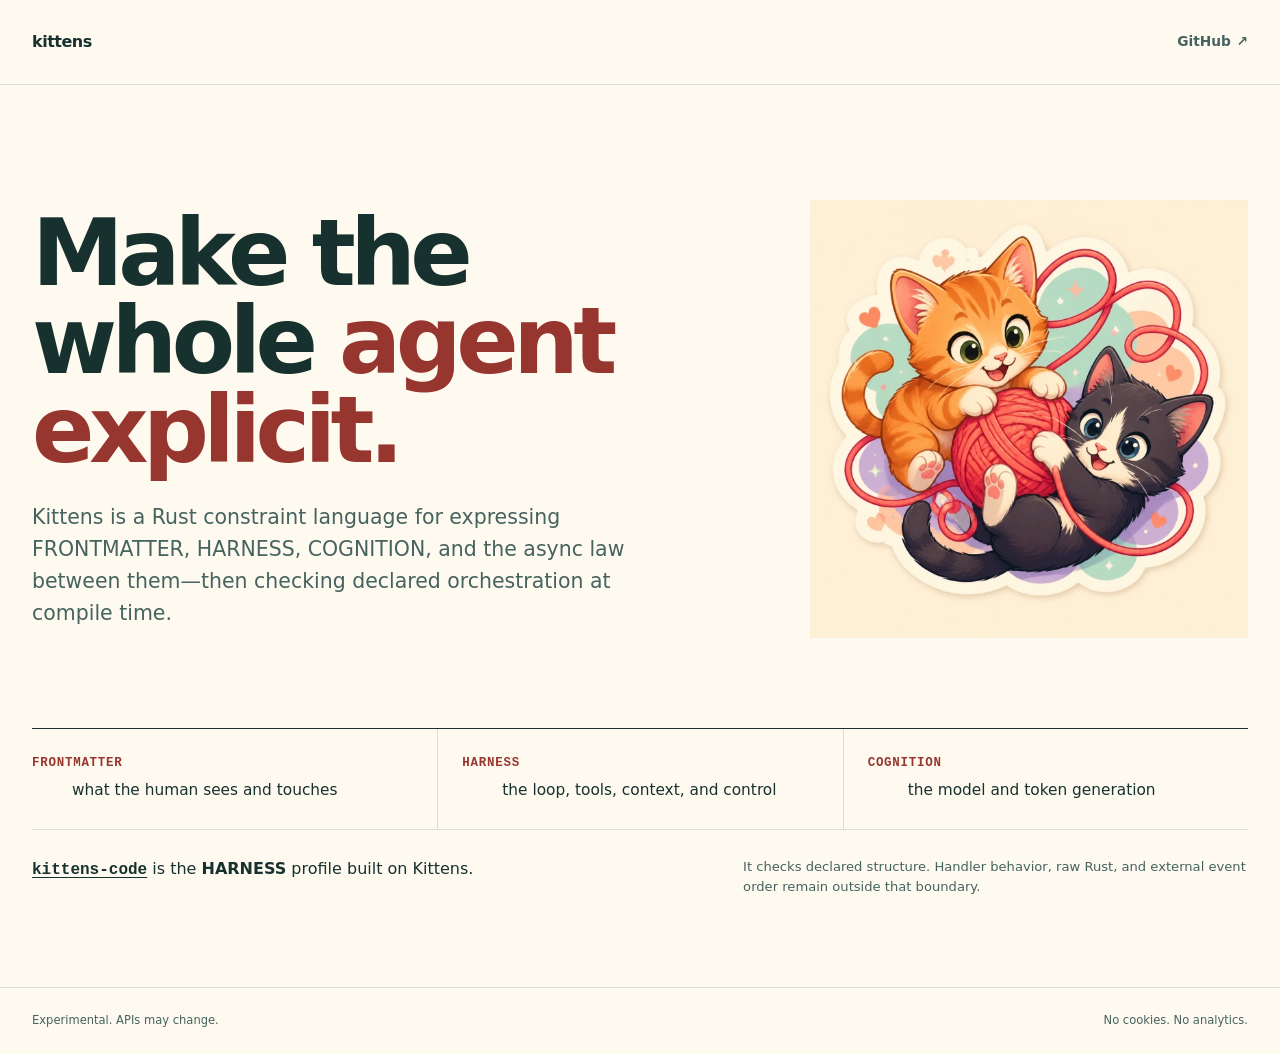
<file: index.html>
<!DOCTYPE html>
<html lang="en">
  <head>
    <meta charset="utf-8">
    <meta name="viewport" content="width=device-width, initial-scale=1">
    <meta name="theme-color" content="#fffaf0">
    <meta name="color-scheme" content="light">
    <meta
      name="description"
      content="Kittens is a Rust constraint language for making the whole agent—FRONTMATTER, HARNESS, and COGNITION—explicit."
    >
    <meta name="robots" content="index,follow,max-image-preview:large">
    <link rel="canonical" href="https://gonzih.github.io/kittens-rs/">

    <meta property="og:type" content="website">
    <meta property="og:site_name" content="Kittens">
    <meta property="og:title" content="Kittens — Make the whole agent explicit.">
    <meta
      property="og:description"
      content="A Rust constraint language for FRONTMATTER, HARNESS, COGNITION, and the async law between them."
    >
    <meta property="og:url" content="https://gonzih.github.io/kittens-rs/">
    <meta
      property="og:image"
      content="https://gonzih.github.io/kittens-rs/assets/kittens-social-card.png"
    >
    <meta
      property="og:image:alt"
      content="Kittens: Make the whole agent explicit, with two kittens and a ball of yarn"
    >
    <meta name="twitter:card" content="summary_large_image">
    <meta name="twitter:title" content="Kittens — Make the whole agent explicit.">
    <meta
      name="twitter:description"
      content="FRONTMATTER. HARNESS. COGNITION. One Rust constraint language."
    >
    <meta
      name="twitter:image"
      content="https://gonzih.github.io/kittens-rs/assets/kittens-social-card.png"
    >

    <link rel="icon" type="image/webp" href="assets/kittens-logo.webp">
    <link rel="apple-touch-icon" href="assets/apple-touch-icon.png">
    <link rel="manifest" href="site.webmanifest">
    <link
      rel="preload"
      href="assets/kittens-logo.webp"
      as="image"
      type="image/webp"
      fetchpriority="high"
    >
    <link rel="stylesheet" href="styles.css">

    <title>Kittens — Make the whole agent explicit.</title>
  </head>
  <body>
    <a class="skip-link" href="#main-content">Skip to content</a>

    <header class="site-header">
      <nav class="nav shell" aria-label="Primary navigation">
        <a class="brand" href="#top">kittens</a>
        <a class="nav__github" href="https://github.com/Gonzih/kittens-rs">
          GitHub <span aria-hidden="true">↗</span>
        </a>
      </nav>
    </header>

    <main id="main-content">
      <section class="hero shell" id="top" aria-labelledby="hero-title">
        <div class="hero__copy">
          <h1 id="hero-title">Make the whole <span>agent explicit.</span></h1>
          <p>
            Kittens is a Rust constraint language for expressing FRONTMATTER, HARNESS,
            COGNITION, and the async law between them—then checking declared orchestration at
            compile time.
          </p>
        </div>

        <div class="hero-art">
          <img
            src="assets/kittens-logo.webp"
            width="640"
            height="640"
            alt="An orange tabby and a tuxedo kitten play around a coral ball of yarn"
            fetchpriority="high"
            decoding="async"
          >
        </div>

        <div class="system">
          <dl class="layers">
            <div class="layer">
              <dt>FRONTMATTER</dt>
              <dd>what the human sees and touches</dd>
            </div>
            <div class="layer">
              <dt>HARNESS</dt>
              <dd>the loop, tools, context, and control</dd>
            </div>
            <div class="layer">
              <dt>COGNITION</dt>
              <dd>the model and token generation</dd>
            </div>
          </dl>

          <div class="system__close">
            <p>
              <a href="https://crates.io/crates/kittens-code-cli"><code>kittens-code</code></a>
              is the <strong>HARNESS</strong> profile built on Kittens.
            </p>
            <p class="boundary">
              It checks declared structure. Handler behavior, raw Rust, and external event order
              remain outside that boundary.
            </p>
          </div>
        </div>
      </section>
    </main>

    <footer class="site-footer">
      <div class="shell footer-line">
        <p>Experimental. APIs may change.</p>
        <p>No cookies. No analytics.</p>
      </div>
    </footer>
  </body>
</html>
</file>
<file: styles.css>
:root {
  --paper: #fffaf0;
  --ink: #17312f;
  --ink-soft: #45635f;
  --coral: #ff927d;
  --coral-deep: #96362f;
  --line: #d8dfd8;
  --shell: 76rem;
  --font-sans: Inter, ui-sans-serif, system-ui, -apple-system, BlinkMacSystemFont, "Segoe UI", sans-serif;
  --font-mono: "SFMono-Regular", Consolas, "Liberation Mono", monospace;
}

*,
*::before,
*::after {
  box-sizing: border-box;
}

html {
  scroll-padding-top: 5.25rem;
}

body {
  min-width: 20rem;
  min-height: 100vh;
  margin: 0;
  overflow-x: hidden;
  background: var(--paper);
  color: var(--ink);
  font-family: var(--font-sans);
  font-size: 1rem;
  line-height: 1.55;
  text-rendering: optimizeLegibility;
}

img {
  display: block;
  max-width: 100%;
}

a {
  color: inherit;
  text-decoration-thickness: 0.08em;
  text-underline-offset: 0.2em;
}

code,
dt {
  font-family: var(--font-mono);
}

h1,
p,
dl,
dd {
  margin-top: 0;
}

h1 {
  margin-bottom: 1.75rem;
  font-size: clamp(3.75rem, 7.2vw, 6.7rem);
  font-weight: 800;
  letter-spacing: -0.06em;
  line-height: 0.96;
  text-wrap: balance;
}

h1 span {
  color: var(--coral-deep);
}

p {
  text-wrap: pretty;
}

::selection {
  background: var(--coral);
  color: var(--ink);
}

:focus-visible {
  outline: 3px solid var(--coral-deep);
  outline-offset: 4px;
  border-radius: 0.15rem;
}

.shell {
  width: min(calc(100% - 3rem), var(--shell));
  margin-inline: auto;
}

.skip-link {
  position: fixed;
  z-index: 100;
  top: 0.75rem;
  left: 0.75rem;
  min-height: 44px;
  padding: 0.65rem 1rem;
  transform: translateY(-180%);
  background: var(--ink);
  color: var(--paper);
  font-weight: 750;
}

.skip-link:focus {
  transform: translateY(0);
}

.site-header {
  border-bottom: 1px solid var(--line);
}

.nav {
  display: flex;
  align-items: center;
  justify-content: space-between;
  min-height: 5.25rem;
}

.brand,
.nav__github {
  display: inline-flex;
  align-items: center;
  min-height: 44px;
  color: var(--ink);
  font-weight: 780;
  text-decoration: none;
}

.brand {
  letter-spacing: -0.03em;
}

.nav__github {
  gap: 0.35rem;
  color: var(--ink-soft);
  font-size: 0.86rem;
}

.nav__github:hover,
.system a:hover {
  color: var(--coral-deep);
}

.hero {
  display: grid;
  grid-template-columns: minmax(0, 1.1fr) minmax(19rem, 0.7fr);
  align-items: center;
  gap: clamp(2.5rem, 7vw, 7rem);
  padding-block: clamp(4.5rem, 9vw, 8rem) clamp(3.5rem, 7vw, 6rem);
}

.hero__copy {
  max-width: 48rem;
}

.hero__copy > p {
  max-width: 42rem;
  margin-bottom: 0;
  color: var(--ink-soft);
  font-size: clamp(1.08rem, 1.8vw, 1.28rem);
}

.hero-art {
  width: min(100%, 31rem);
  margin-inline: auto;
}

.hero-art img {
  width: 100%;
  height: auto;
  mix-blend-mode: multiply;
}

.system {
  grid-column: 1 / -1;
  border-top: 1px solid var(--ink);
}

.layers {
  display: grid;
  grid-template-columns: repeat(3, 1fr);
  margin-bottom: 0;
  border-bottom: 1px solid var(--line);
}

.layer {
  padding: 1.6rem 1.5rem 1.6rem 0;
}

.layer + .layer {
  padding-left: 1.5rem;
  border-left: 1px solid var(--line);
}

.layer dt {
  margin-bottom: 0.35rem;
  color: var(--coral-deep);
  font-size: 0.78rem;
  font-weight: 760;
  letter-spacing: 0.06em;
}

.layer dd {
  margin-bottom: 0;
  color: var(--ink);
  font-size: 0.96rem;
}

.system__close {
  display: grid;
  grid-template-columns: minmax(0, 1fr) minmax(18rem, 0.8fr);
  gap: 2rem 5rem;
  padding-top: 1.7rem;
}

.system__close p {
  margin-bottom: 0;
}

.system__close a {
  font-weight: 760;
}

.boundary {
  color: var(--ink-soft);
  font-size: 0.82rem;
}

.site-footer {
  border-top: 1px solid var(--line);
}

.footer-line {
  display: flex;
  justify-content: space-between;
  gap: 1rem 2rem;
  padding-block: 1.5rem;
  color: var(--ink-soft);
  font-size: 0.72rem;
}

.footer-line p {
  margin-bottom: 0;
}

.not-found {
  display: grid;
  min-height: 100vh;
  align-content: center;
  justify-items: start;
  width: min(calc(100% - 3rem), 40rem);
  margin-inline: auto;
}

.not-found h1 {
  margin-bottom: 1rem;
}

.not-found p {
  margin-bottom: 1.5rem;
  color: var(--ink-soft);
}

.home-link {
  display: inline-flex;
  align-items: center;
  min-height: 44px;
  font-weight: 760;
}

@media (max-width: 760px) {
  .shell {
    width: min(calc(100% - 1.5rem), var(--shell));
  }

  .hero {
    grid-template-columns: 1fr;
    gap: 2.5rem;
    padding-block: 4rem;
  }

  .hero-art {
    width: min(76vw, 23rem);
  }

  .layers,
  .system__close {
    grid-template-columns: 1fr;
  }

  .layer,
  .layer + .layer {
    padding: 1.1rem 0;
    border-left: 0;
  }

  .layer + .layer {
    border-top: 1px solid var(--line);
  }

  .system__close {
    gap: 1rem;
  }

  .footer-line {
    flex-direction: column;
    gap: 0.25rem;
  }
}

@media (max-width: 420px) {
  h1 {
    font-size: clamp(3.35rem, 16vw, 4.4rem);
  }

  .hero__copy > p {
    font-size: 1rem;
  }
}

@media (prefers-reduced-motion: reduce) {
  html {
    scroll-behavior: auto;
  }
}

@media print {
  .site-header,
  .hero-art,
  .site-footer {
    display: none;
  }

  .hero {
    display: block;
    padding-block: 1rem;
  }

  .system {
    margin-top: 2rem;
  }
}
</file>
